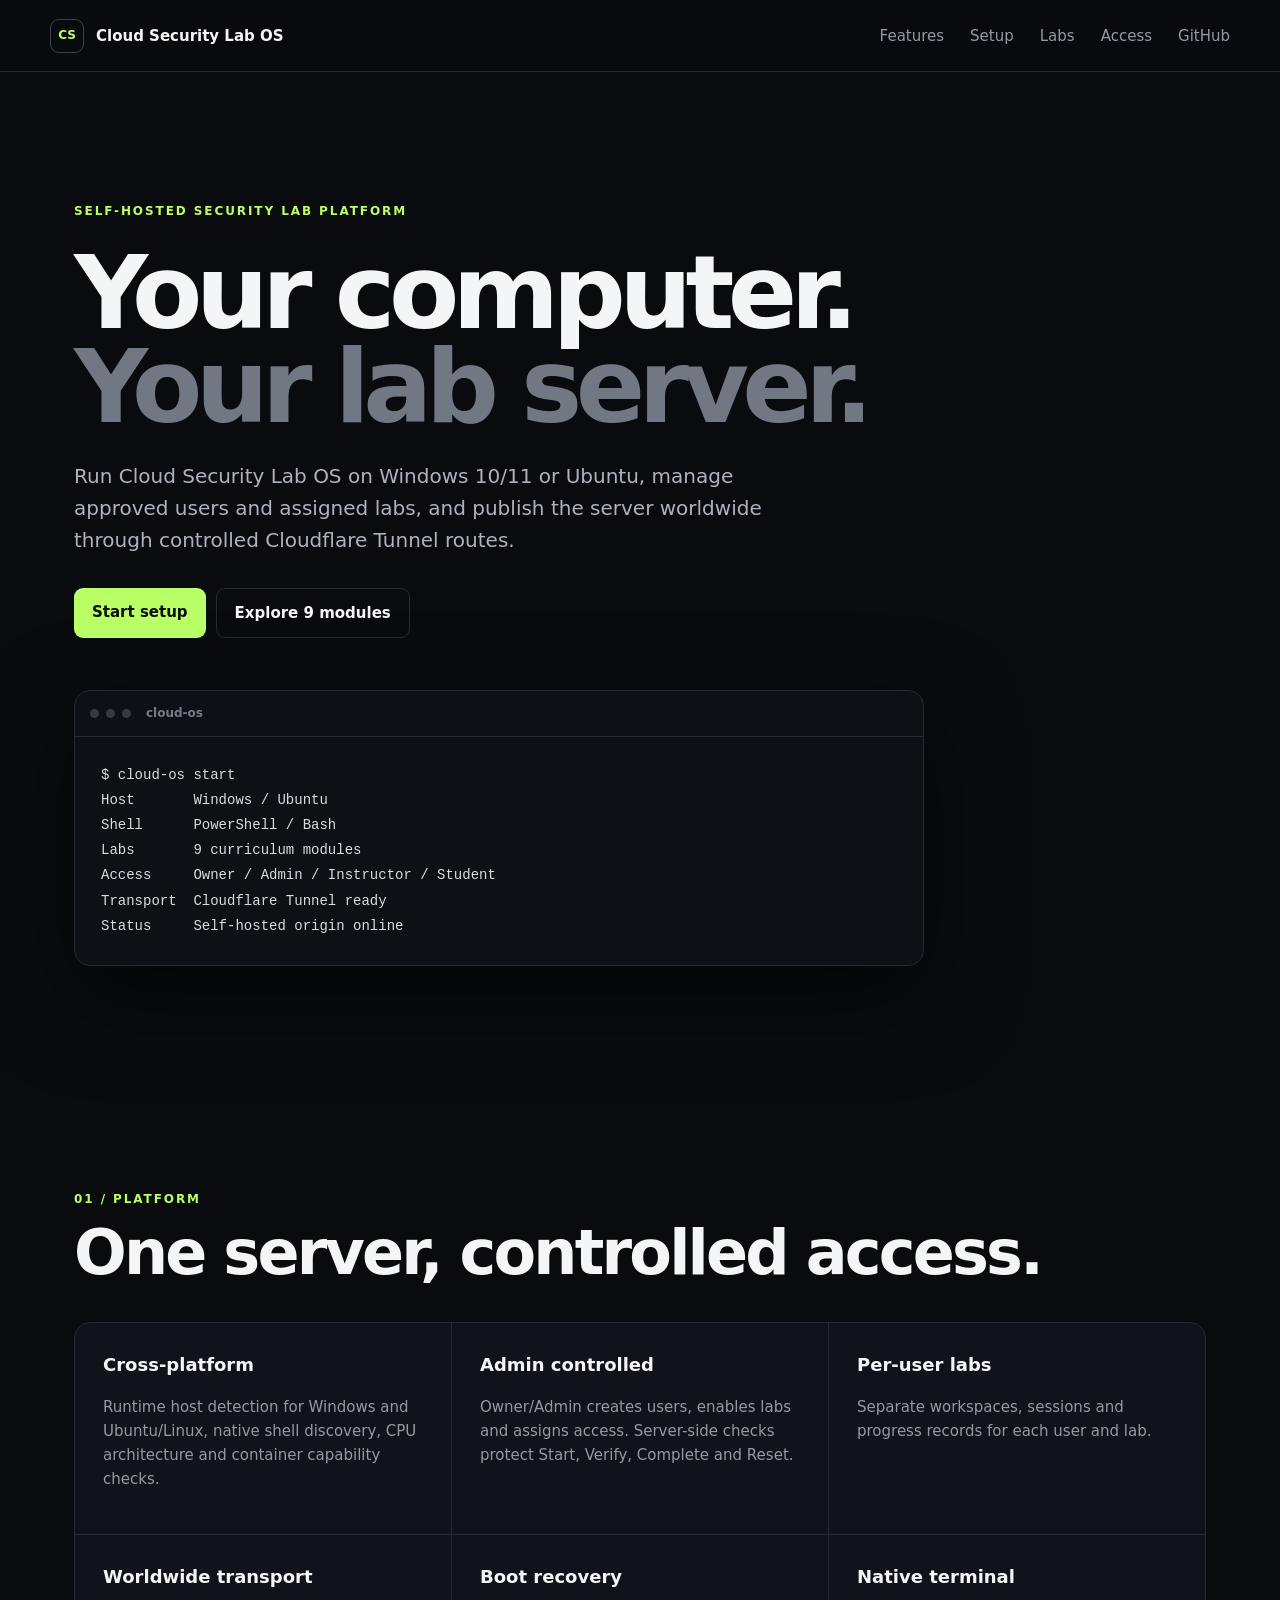
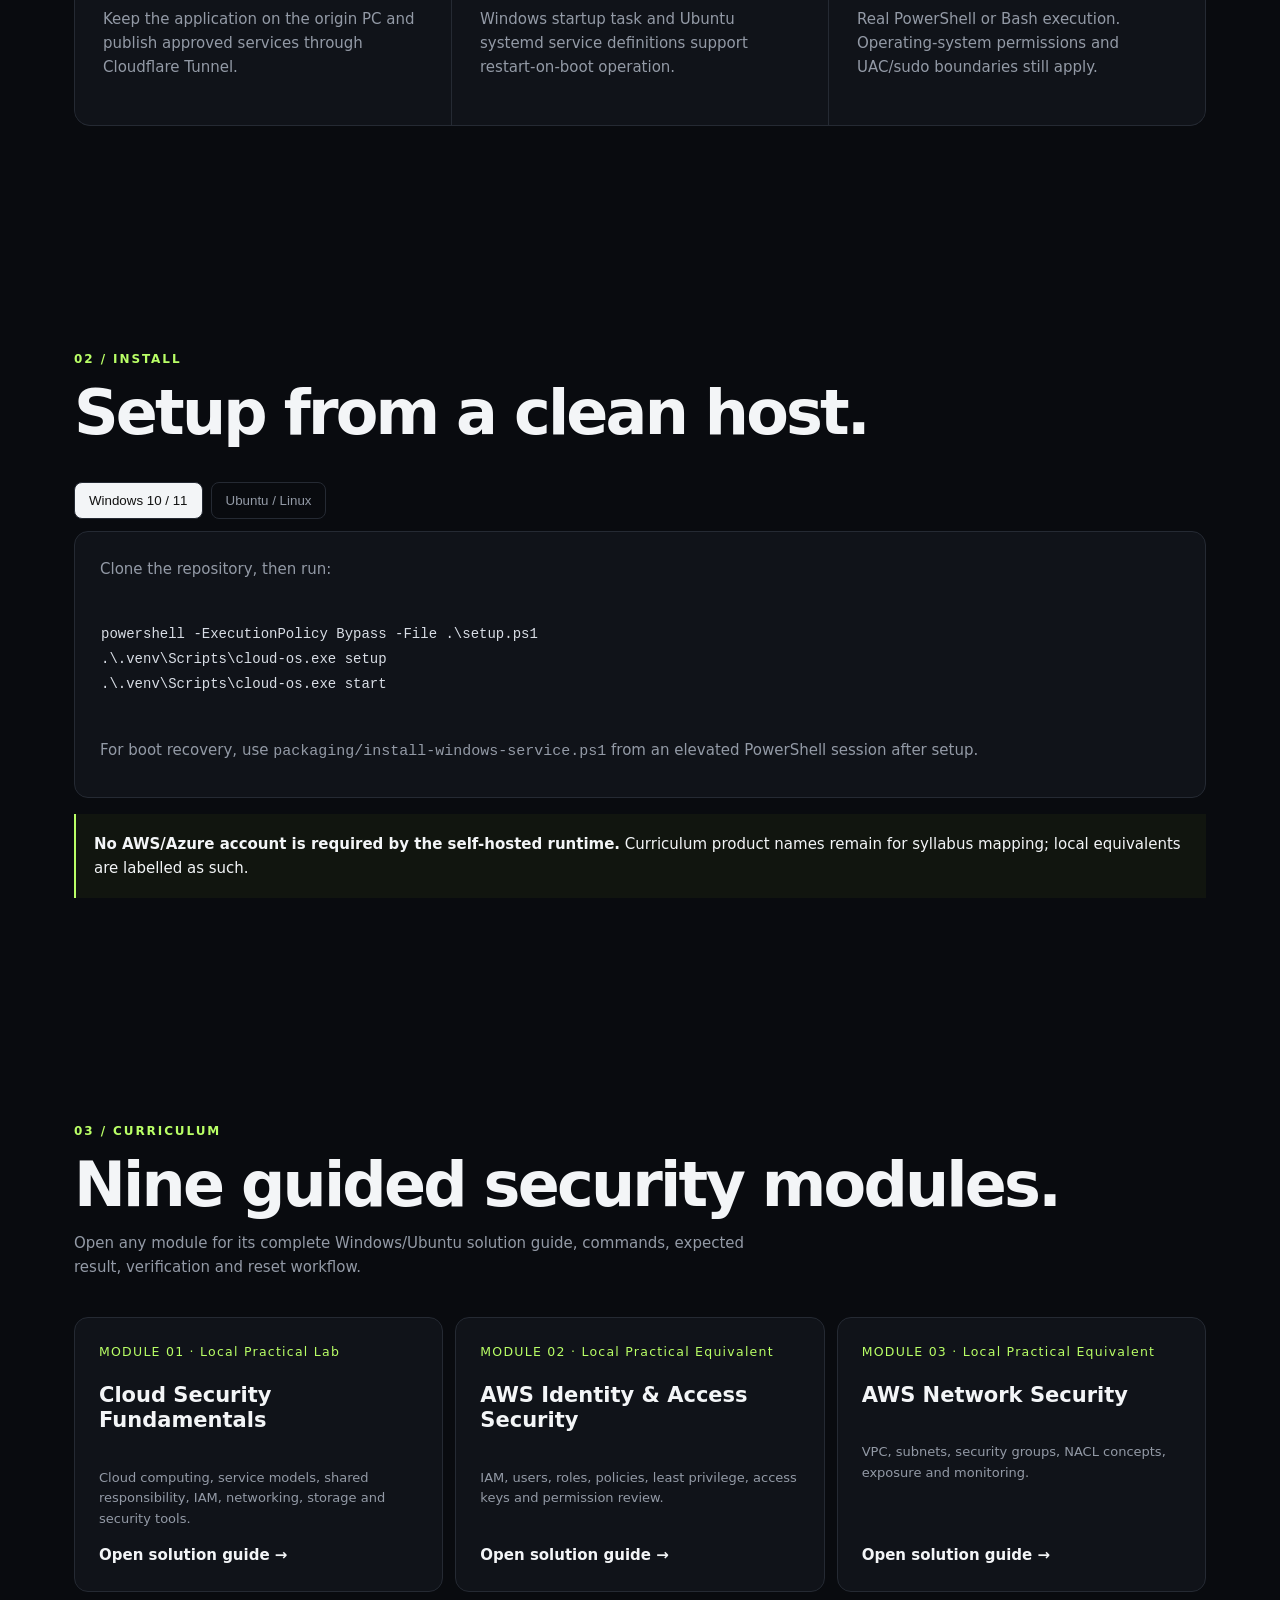
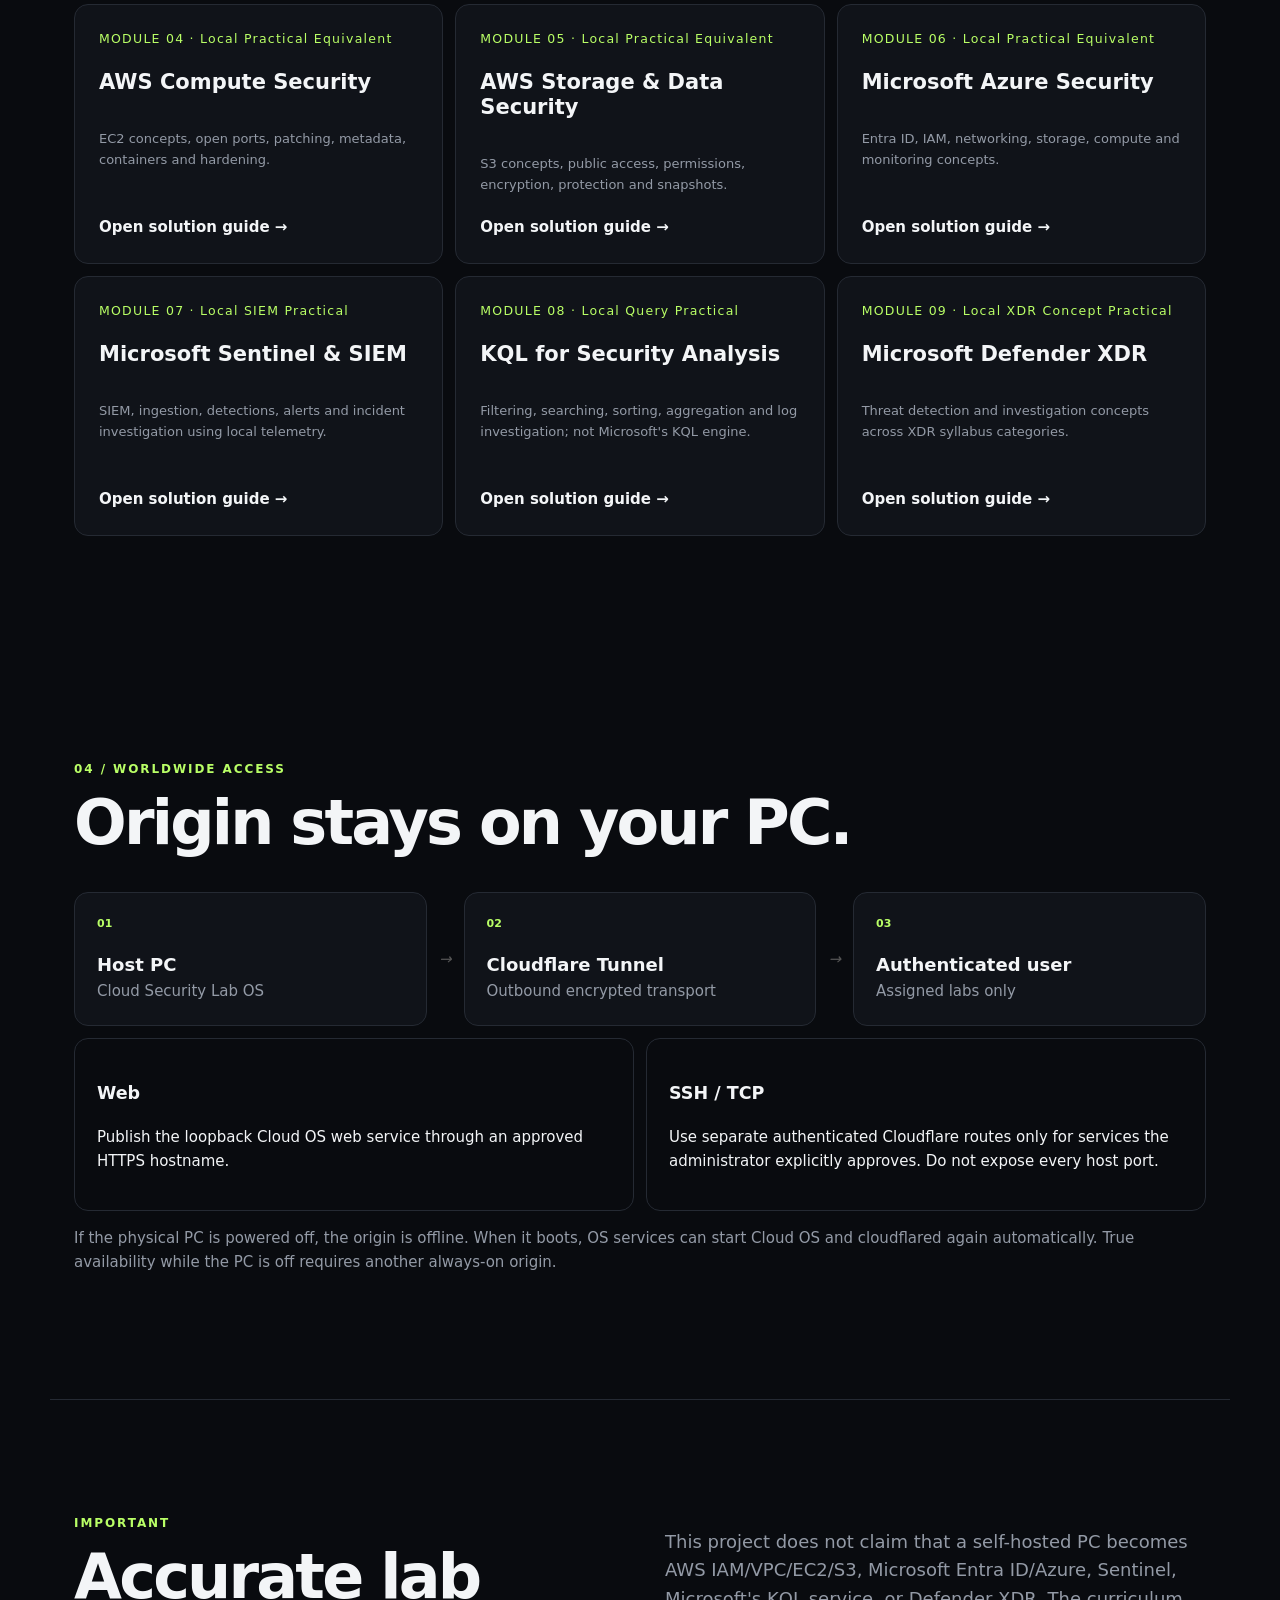
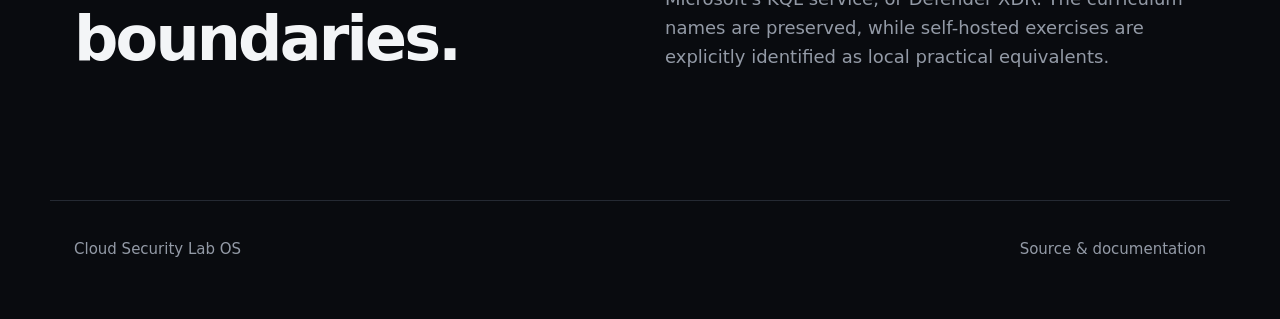
<file: docs/site/index.html>
<!doctype html><html lang="en"><head><meta charset="utf-8"><meta name="viewport" content="width=device-width,initial-scale=1"><meta name="description" content="Cloud Security Lab OS — turn a Windows or Ubuntu PC into a self-hosted security lab server with controlled worldwide access."><title>Cloud Security Lab OS</title><link rel="stylesheet" href="assets/site.css"></head><body>
<header><a class="brand" href="#top"><span class="mark">CS</span><span>Cloud Security Lab OS</span></a><button id="menu" aria-label="Toggle navigation">Menu</button><nav id="nav"><a href="#features">Features</a><a href="#setup">Setup</a><a href="#labs">Labs</a><a href="#access">Access</a><a href="https://github.com/nadeemmhdm/cloud-security-lab-os-">GitHub</a></nav></header>
<main id="top"><section class="hero"><div class="eyebrow">SELF-HOSTED SECURITY LAB PLATFORM</div><h1>Your computer.<br><span>Your lab server.</span></h1><p class="lead">Run Cloud Security Lab OS on Windows 10/11 or Ubuntu, manage approved users and assigned labs, and publish the server worldwide through controlled Cloudflare Tunnel routes.</p><div class="actions"><a class="primary" href="#setup">Start setup</a><a class="secondary" href="#labs">Explore 9 modules</a></div><div class="terminal"><div class="dots"><i></i><i></i><i></i><b>cloud-os</b></div><pre><code>$ cloud-os start
Host       Windows / Ubuntu
Shell      PowerShell / Bash
Labs       9 curriculum modules
Access     Owner / Admin / Instructor / Student
Transport  Cloudflare Tunnel ready
Status     Self-hosted origin online</code></pre></div></section>
<section id="features"><div class="section-head"><span>01 / PLATFORM</span><h2>One server, controlled access.</h2></div><div class="cards"><article><b>Cross-platform</b><p>Runtime host detection for Windows and Ubuntu/Linux, native shell discovery, CPU architecture and container capability checks.</p></article><article><b>Admin controlled</b><p>Owner/Admin creates users, enables labs and assigns access. Server-side checks protect Start, Verify, Complete and Reset.</p></article><article><b>Per-user labs</b><p>Separate workspaces, sessions and progress records for each user and lab.</p></article><article><b>Worldwide transport</b><p>Keep the application on the origin PC and publish approved services through Cloudflare Tunnel.</p></article><article><b>Boot recovery</b><p>Windows startup task and Ubuntu systemd service definitions support restart-on-boot operation.</p></article><article><b>Native terminal</b><p>Real PowerShell or Bash execution. Operating-system permissions and UAC/sudo boundaries still apply.</p></article></div></section>
<section id="setup"><div class="section-head"><span>02 / INSTALL</span><h2>Setup from a clean host.</h2></div><div class="tabs"><button class="tab active" data-tab="win">Windows 10 / 11</button><button class="tab" data-tab="ubu">Ubuntu / Linux</button></div><div class="codepanel active" id="win"><p>Clone the repository, then run:</p><pre><code>powershell -ExecutionPolicy Bypass -File .\setup.ps1
.\.venv\Scripts\cloud-os.exe setup
.\.venv\Scripts\cloud-os.exe start</code></pre><p>For boot recovery, use <code>packaging/install-windows-service.ps1</code> from an elevated PowerShell session after setup.</p></div><div class="codepanel" id="ubu"><pre><code>bash setup.sh
.venv/bin/cloud-os setup
.venv/bin/cloud-os start</code></pre><p>For an always-on server install, use the supplied <code>packaging/cloud-os.service</code> as the systemd service template.</p></div><div class="notice"><b>No AWS/Azure account is required by the self-hosted runtime.</b> Curriculum product names remain for syllabus mapping; local equivalents are labelled as such.</div></section>
<section id="labs"><div class="section-head"><span>03 / CURRICULUM</span><h2>Nine guided security modules.</h2><p>Open any module for its complete Windows/Ubuntu solution guide, commands, expected result, verification and reset workflow.</p></div><div id="labgrid" class="labs"></div></section>
<section id="access"><div class="section-head"><span>04 / WORLDWIDE ACCESS</span><h2>Origin stays on your PC.</h2></div><div class="flow"><div><b>01</b><strong>Host PC</strong><span>Cloud Security Lab OS</span></div><em>→</em><div><b>02</b><strong>Cloudflare Tunnel</strong><span>Outbound encrypted transport</span></div><em>→</em><div><b>03</b><strong>Authenticated user</strong><span>Assigned labs only</span></div></div><div class="twocol"><article><h3>Web</h3><p>Publish the loopback Cloud OS web service through an approved HTTPS hostname.</p></article><article><h3>SSH / TCP</h3><p>Use separate authenticated Cloudflare routes only for services the administrator explicitly approves. Do not expose every host port.</p></article></div><p class="muted">If the physical PC is powered off, the origin is offline. When it boots, OS services can start Cloud OS and cloudflared again automatically. True availability while the PC is off requires another always-on origin.</p></section>
<section class="accuracy"><div><span>IMPORTANT</span><h2>Accurate lab boundaries.</h2></div><p>This project does not claim that a self-hosted PC becomes AWS IAM/VPC/EC2/S3, Microsoft Entra ID/Azure, Sentinel, Microsoft's KQL service, or Defender XDR. The curriculum names are preserved, while self-hosted exercises are explicitly identified as local practical equivalents.</p></section>
</main><footer><span>Cloud Security Lab OS</span><a href="https://github.com/nadeemmhdm/cloud-security-lab-os-">Source & documentation</a></footer><script src="assets/site.js"></script></body></html>
</file>
<file: docs/site/assets/site.css>
:root{--bg:#090b0f;--panel:#101319;--line:#252a33;--text:#f3f5f7;--muted:#939aa6;--accent:#b9ff66;--max:1180px}*{box-sizing:border-box}html{scroll-behavior:smooth}body{margin:0;background:var(--bg);color:var(--text);font:15px/1.6 Inter,ui-sans-serif,system-ui,-apple-system,Segoe UI,sans-serif}a{color:inherit;text-decoration:none}header{height:72px;position:sticky;top:0;z-index:20;display:flex;align-items:center;justify-content:space-between;padding:0 max(24px,calc((100vw - var(--max))/2));background:#090b0fe8;backdrop-filter:blur(18px);border-bottom:1px solid var(--line)}.brand{display:flex;gap:12px;align-items:center;font-weight:700}.mark{display:grid;place-items:center;width:34px;height:34px;border:1px solid #3b424d;border-radius:9px;color:var(--accent);font-size:12px}nav{display:flex;gap:26px;color:var(--muted)}nav a:hover{color:var(--text)}#menu{display:none;background:none;border:1px solid var(--line);color:var(--text);padding:8px 12px;border-radius:8px}.hero,section{max-width:var(--max);margin:auto;padding:110px 24px}.hero{padding-top:130px}.eyebrow,.section-head span,.accuracy span{font-size:12px;letter-spacing:.16em;color:var(--accent);font-weight:800}.hero h1{font-size:clamp(52px,8vw,104px);line-height:.92;letter-spacing:-.065em;margin:25px 0}.hero h1 span{color:#717884}.lead{max-width:720px;font-size:20px;color:#adb3bd}.actions{display:flex;gap:10px;margin:32px 0 52px}.actions a{padding:12px 18px;border-radius:9px;font-weight:700}.primary{background:var(--accent);color:#0b0e08}.secondary{border:1px solid var(--line)}.terminal{max-width:850px;border:1px solid var(--line);border-radius:16px;background:#0d1015;overflow:hidden;box-shadow:0 30px 90px #0008}.dots{height:46px;border-bottom:1px solid var(--line);display:flex;align-items:center;gap:7px;padding:0 15px}.dots i{width:9px;height:9px;border-radius:50%;background:#343a44}.dots b{margin-left:8px;color:#747c88;font-size:12px}.terminal pre,.codepanel pre{margin:0;padding:26px;overflow:auto;color:#d8dde5;font:14px/1.8 ui-monospace,SFMono-Regular,Menlo,monospace}.section-head{margin-bottom:38px}.section-head h2,.accuracy h2{font-size:clamp(36px,5vw,62px);line-height:1;letter-spacing:-.045em;margin:12px 0}.section-head p{color:var(--muted);max-width:700px}.cards{display:grid;grid-template-columns:repeat(3,1fr);gap:1px;background:var(--line);border:1px solid var(--line);border-radius:16px;overflow:hidden}.cards article{background:var(--panel);padding:28px;min-height:190px}.cards b{font-size:18px}.cards p,.muted{color:var(--muted)}.tabs{display:flex;gap:8px}.tab{border:1px solid var(--line);background:transparent;color:var(--muted);padding:10px 14px;border-radius:8px;cursor:pointer}.tab.active{background:var(--text);color:#111}.codepanel{display:none;margin-top:12px;border:1px solid var(--line);border-radius:14px;background:var(--panel);padding:10px 0 18px}.codepanel.active{display:block}.codepanel p{padding:0 25px;color:var(--muted)}.notice{margin-top:16px;padding:18px;border-left:2px solid var(--accent);background:#11150f}.labs{display:grid;grid-template-columns:repeat(3,1fr);gap:12px}.lab{display:flex;flex-direction:column;min-height:260px;padding:24px;border:1px solid var(--line);border-radius:14px;background:var(--panel);transition:.2s}.lab:hover{transform:translateY(-3px);border-color:#4a525e}.lab small{color:var(--accent);letter-spacing:.1em}.lab h3{font-size:21px;line-height:1.2}.lab p{color:var(--muted);font-size:13px}.lab a{margin-top:auto;font-weight:700}.flow{display:flex;align-items:stretch;gap:12px}.flow div{flex:1;border:1px solid var(--line);background:var(--panel);border-radius:14px;padding:22px;display:flex;flex-direction:column}.flow b{color:var(--accent);font-size:11px}.flow strong{font-size:18px;margin-top:18px}.flow span{color:var(--muted)}.flow em{align-self:center;color:#555}.twocol{display:grid;grid-template-columns:1fr 1fr;gap:12px;margin-top:12px}.twocol article{border:1px solid var(--line);border-radius:14px;padding:22px}.accuracy{display:grid;grid-template-columns:1fr 1fr;gap:50px;border-top:1px solid var(--line);border-bottom:1px solid var(--line)}.accuracy p{color:var(--muted);font-size:18px}footer{max-width:var(--max);margin:auto;padding:36px 24px 60px;display:flex;justify-content:space-between;color:var(--muted)}@media(max-width:800px){header{padding:0 18px}#menu{display:block}nav{display:none;position:absolute;top:72px;left:0;right:0;background:#0d1015;padding:20px;flex-direction:column;border-bottom:1px solid var(--line)}nav.open{display:flex}.hero,section{padding:76px 18px}.hero{padding-top:90px}.cards,.labs{grid-template-columns:1fr}.flow{flex-direction:column}.flow em{transform:rotate(90deg)}.twocol,.accuracy{grid-template-columns:1fr}.accuracy{gap:10px}footer{padding:30px 18px;flex-direction:column;gap:10px}}
</file>
